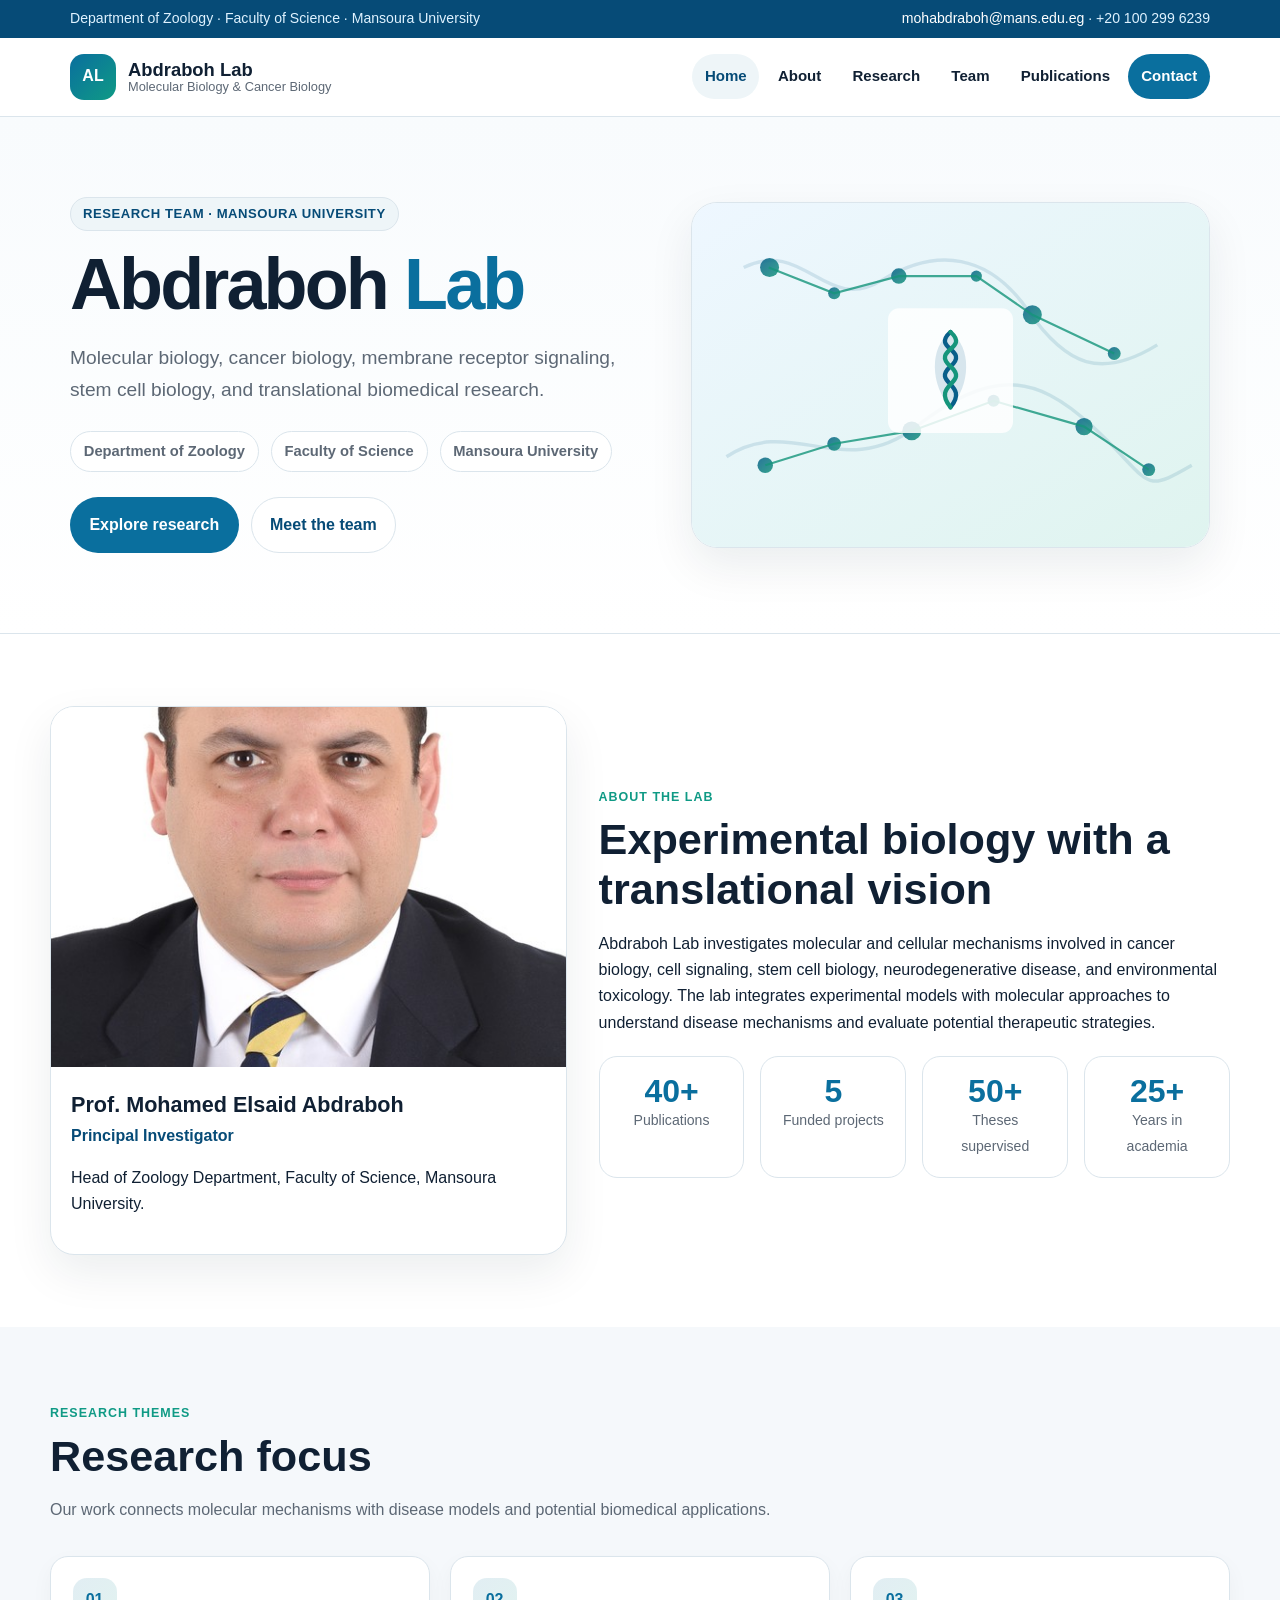
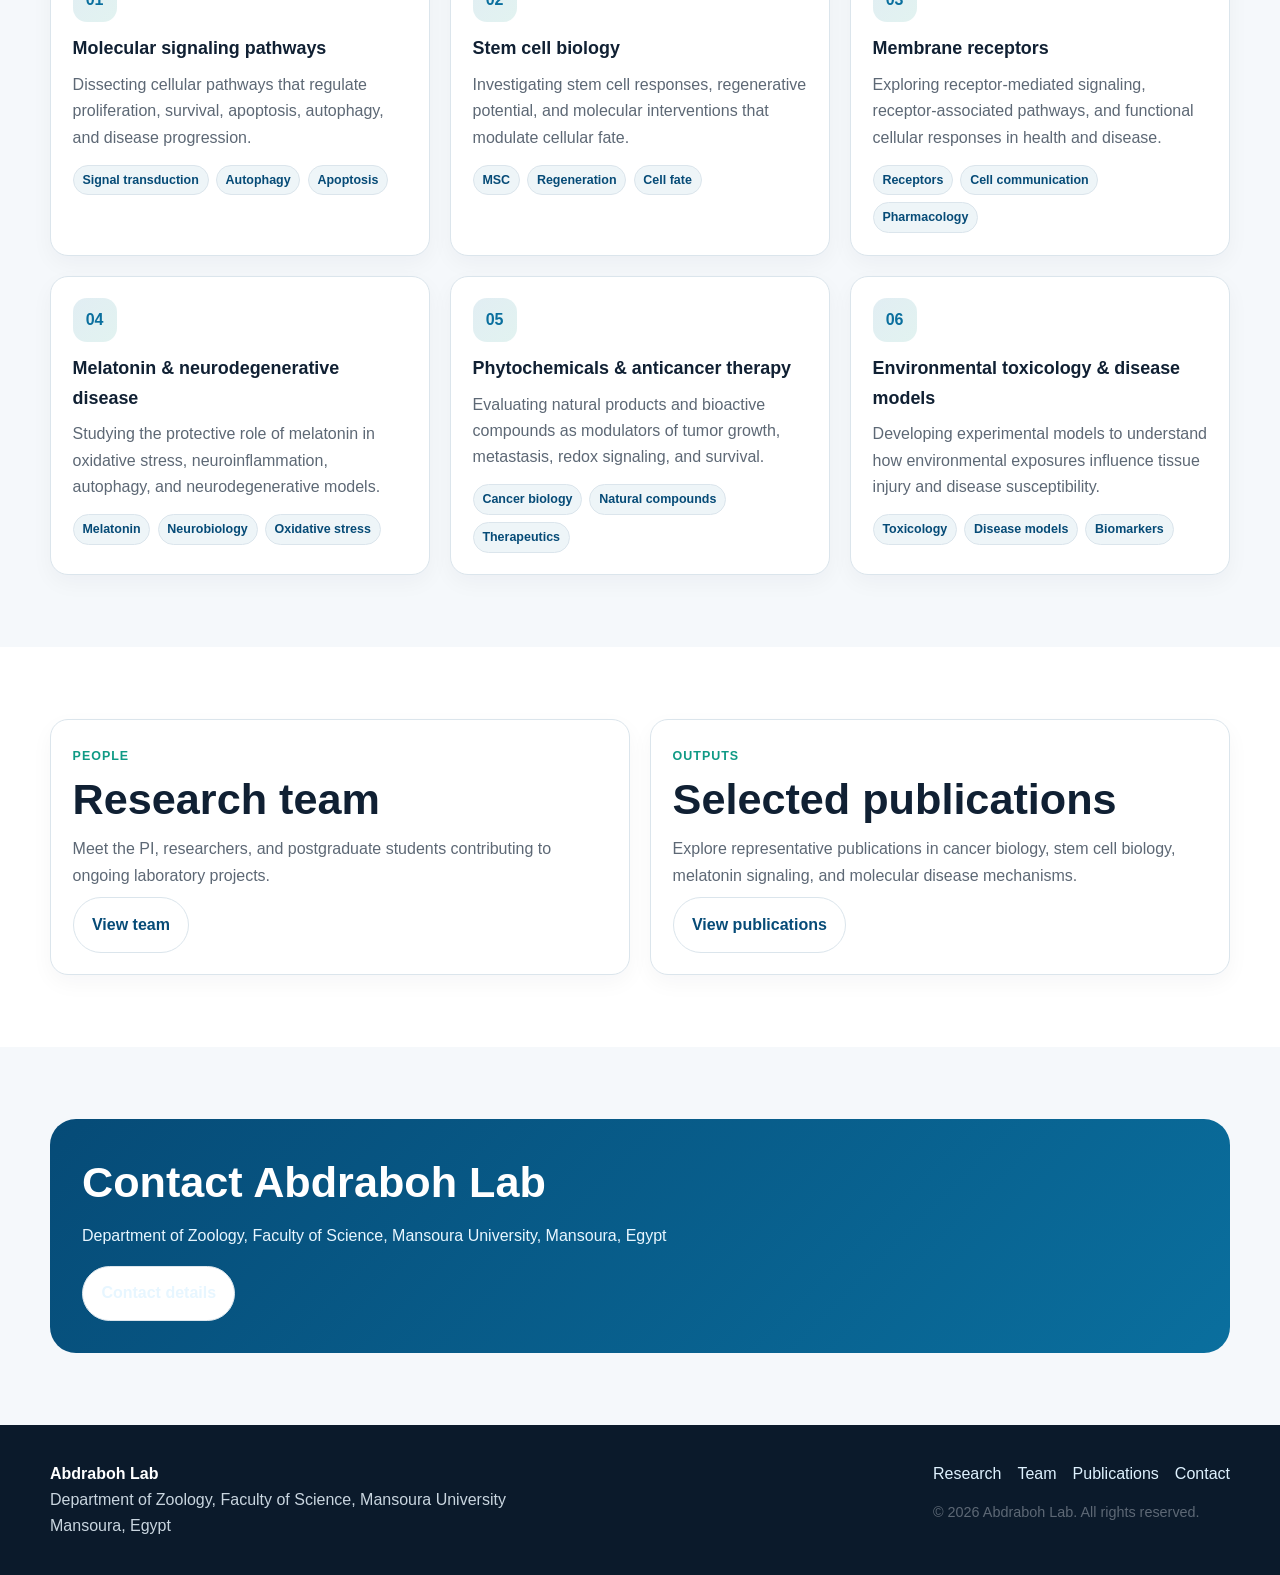
<file: abdraboh_lab_from_scratch/index.html>
<!doctype html>
<html lang="en">
<head>
  <meta charset="utf-8">
  <meta name="viewport" content="width=device-width, initial-scale=1">
  <title>Home | Abdraboh Lab</title>
  <meta name="description" content="Abdraboh Lab homepage">
  <link rel="stylesheet" href="assets/css/style.css">
</head>
<body>
<a class="skip-link" href="#main">Skip to content</a>
<div class="topbar">
  <div class="topbar-inner">
    <span>Department of Zoology · Faculty of Science · Mansoura University</span>
    <span><a href="mailto:mohabdraboh@mans.edu.eg">mohabdraboh@mans.edu.eg</a> · +20 100 299 6239</span>
  </div>
</div>
<header class="site-header">
  <div class="header-inner">
    <a class="brand" href="index.html" aria-label="Abdraboh Lab home">
      <span class="brand-mark">AL</span>
      <span class="brand-text"><span class="brand-title">Abdraboh Lab</span><span class="brand-subtitle">Molecular Biology & Cancer Biology</span></span>
    </a>
    <button class="nav-toggle" aria-expanded="false" aria-controls="main-nav">Menu</button>
    <nav class="main-nav" id="main-nav" aria-label="Main navigation"><ul><li><a class="active" href="index.html">Home</a></li><li><a class="" href="about.html">About</a></li><li><a class="" href="research.html">Research</a></li><li><a class="" href="team.html">Team</a></li><li><a class="" href="publications.html">Publications</a></li><li><a class="contact-pill" href="contact.html">Contact</a></li></ul></nav>
  </div>
</header>
<main id="main">

<section class="hero">
  <div class="hero-inner">
    <div>
      <!-- EDIT SECTION: homepage title and summary -->
      <span class="eyebrow">Research team · Mansoura University</span>
      <h1>Abdraboh <span>Lab</span></h1>
      <p class="hero-lead">Molecular biology, cancer biology, membrane receptor signaling, stem cell biology, and translational biomedical research.</p>
      <div class="hero-meta"><span class="meta-pill">Department of Zoology</span><span class="meta-pill">Faculty of Science</span><span class="meta-pill">Mansoura University</span></div>
      <div class="hero-actions"><a class="btn btn-primary" href="research.html">Explore research</a><a class="btn btn-secondary" href="team.html">Meet the team</a></div>
    </div>
    <div class="hero-graphic"><img src="assets/images/lab-abstract.svg" alt="Abstract molecular biology illustration"></div>
  </div>
</section>
<section class="section">
  <div class="container feature">
    <aside class="profile-card">
      <img src="assets/images/prof-mohamed-abdraboh.jpeg" alt="Prof. Mohamed Elsaid Abdraboh">
      <div class="profile-body"><div class="profile-name">Prof. Mohamed Elsaid Abdraboh</div><div class="profile-role">Principal Investigator</div><p>Head of Zoology Department, Faculty of Science, Mansoura University.</p></div>
    </aside>
    <div>
      <span class="section-kicker">About the lab</span>
      <h2>Experimental biology with a translational vision</h2>
      <!-- EDIT SECTION: homepage lab overview -->
      <p>Abdraboh Lab investigates molecular and cellular mechanisms involved in cancer biology, cell signaling, stem cell biology, neurodegenerative disease, and environmental toxicology. The lab integrates experimental models with molecular approaches to understand disease mechanisms and evaluate potential therapeutic strategies.</p>
      <div class="stat-row" style="margin-top:1.25rem"><div class="stat"><strong>40+</strong><span>Publications</span></div><div class="stat"><strong>5</strong><span>Funded projects</span></div><div class="stat"><strong>50+</strong><span>Theses supervised</span></div><div class="stat"><strong>25+</strong><span>Years in academia</span></div></div>
    </div>
  </div>
</section>
<section class="section alt">
  <div class="container">
    <div class="section-head"><span class="section-kicker">Research themes</span><h2>Research focus</h2><p>Our work connects molecular mechanisms with disease models and potential biomedical applications.</p></div>
    
<div class="grid grid-3">
  <article class="card"><div class="card-icon">01</div><h3>Molecular signaling pathways</h3><p>Dissecting cellular pathways that regulate proliferation, survival, apoptosis, autophagy, and disease progression.</p><div class="tag-list"><span class="tag">Signal transduction</span><span class="tag">Autophagy</span><span class="tag">Apoptosis</span></div></article>
  <article class="card"><div class="card-icon">02</div><h3>Stem cell biology</h3><p>Investigating stem cell responses, regenerative potential, and molecular interventions that modulate cellular fate.</p><div class="tag-list"><span class="tag">MSC</span><span class="tag">Regeneration</span><span class="tag">Cell fate</span></div></article>
  <article class="card"><div class="card-icon">03</div><h3>Membrane receptors</h3><p>Exploring receptor-mediated signaling, receptor-associated pathways, and functional cellular responses in health and disease.</p><div class="tag-list"><span class="tag">Receptors</span><span class="tag">Cell communication</span><span class="tag">Pharmacology</span></div></article>
  <article class="card"><div class="card-icon">04</div><h3>Melatonin & neurodegenerative disease</h3><p>Studying the protective role of melatonin in oxidative stress, neuroinflammation, autophagy, and neurodegenerative models.</p><div class="tag-list"><span class="tag">Melatonin</span><span class="tag">Neurobiology</span><span class="tag">Oxidative stress</span></div></article>
  <article class="card"><div class="card-icon">05</div><h3>Phytochemicals & anticancer therapy</h3><p>Evaluating natural products and bioactive compounds as modulators of tumor growth, metastasis, redox signaling, and survival.</p><div class="tag-list"><span class="tag">Cancer biology</span><span class="tag">Natural compounds</span><span class="tag">Therapeutics</span></div></article>
  <article class="card"><div class="card-icon">06</div><h3>Environmental toxicology & disease models</h3><p>Developing experimental models to understand how environmental exposures influence tissue injury and disease susceptibility.</p><div class="tag-list"><span class="tag">Toxicology</span><span class="tag">Disease models</span><span class="tag">Biomarkers</span></div></article>
</div>
  </div>
</section>
<section class="section">
  <div class="container grid grid-2">
    <div class="card"><span class="section-kicker">People</span><h2>Research team</h2><p>Meet the PI, researchers, and postgraduate students contributing to ongoing laboratory projects.</p><a class="btn btn-secondary" href="team.html">View team</a></div>
    <div class="card"><span class="section-kicker">Outputs</span><h2>Selected publications</h2><p>Explore representative publications in cancer biology, stem cell biology, melatonin signaling, and molecular disease mechanisms.</p><a class="btn btn-secondary" href="publications.html">View publications</a></div>
  </div>
</section>
<section class="section alt">
  <div class="container contact-box">
    <h2>Contact Abdraboh Lab</h2>
    <p>Department of Zoology, Faculty of Science, Mansoura University, Mansoura, Egypt</p>
    <a class="btn btn-secondary" href="contact.html">Contact details</a>
  </div>
</section>

</main>
<footer class="footer">
  <div class="footer-inner">
    <div>
      <strong>Abdraboh Lab</strong><br>
      Department of Zoology, Faculty of Science, Mansoura University<br>
      Mansoura, Egypt
    </div>
    <div>
      <div class="footer-links">
        <a href="research.html">Research</a>
        <a href="team.html">Team</a>
        <a href="publications.html">Publications</a>
        <a href="contact.html">Contact</a>
      </div>
      <p class="small">© <span data-year></span> Abdraboh Lab. All rights reserved.</p>
    </div>
  </div>
</footer>
<script src="assets/js/script.js"></script>
</body>
</html>
</file>
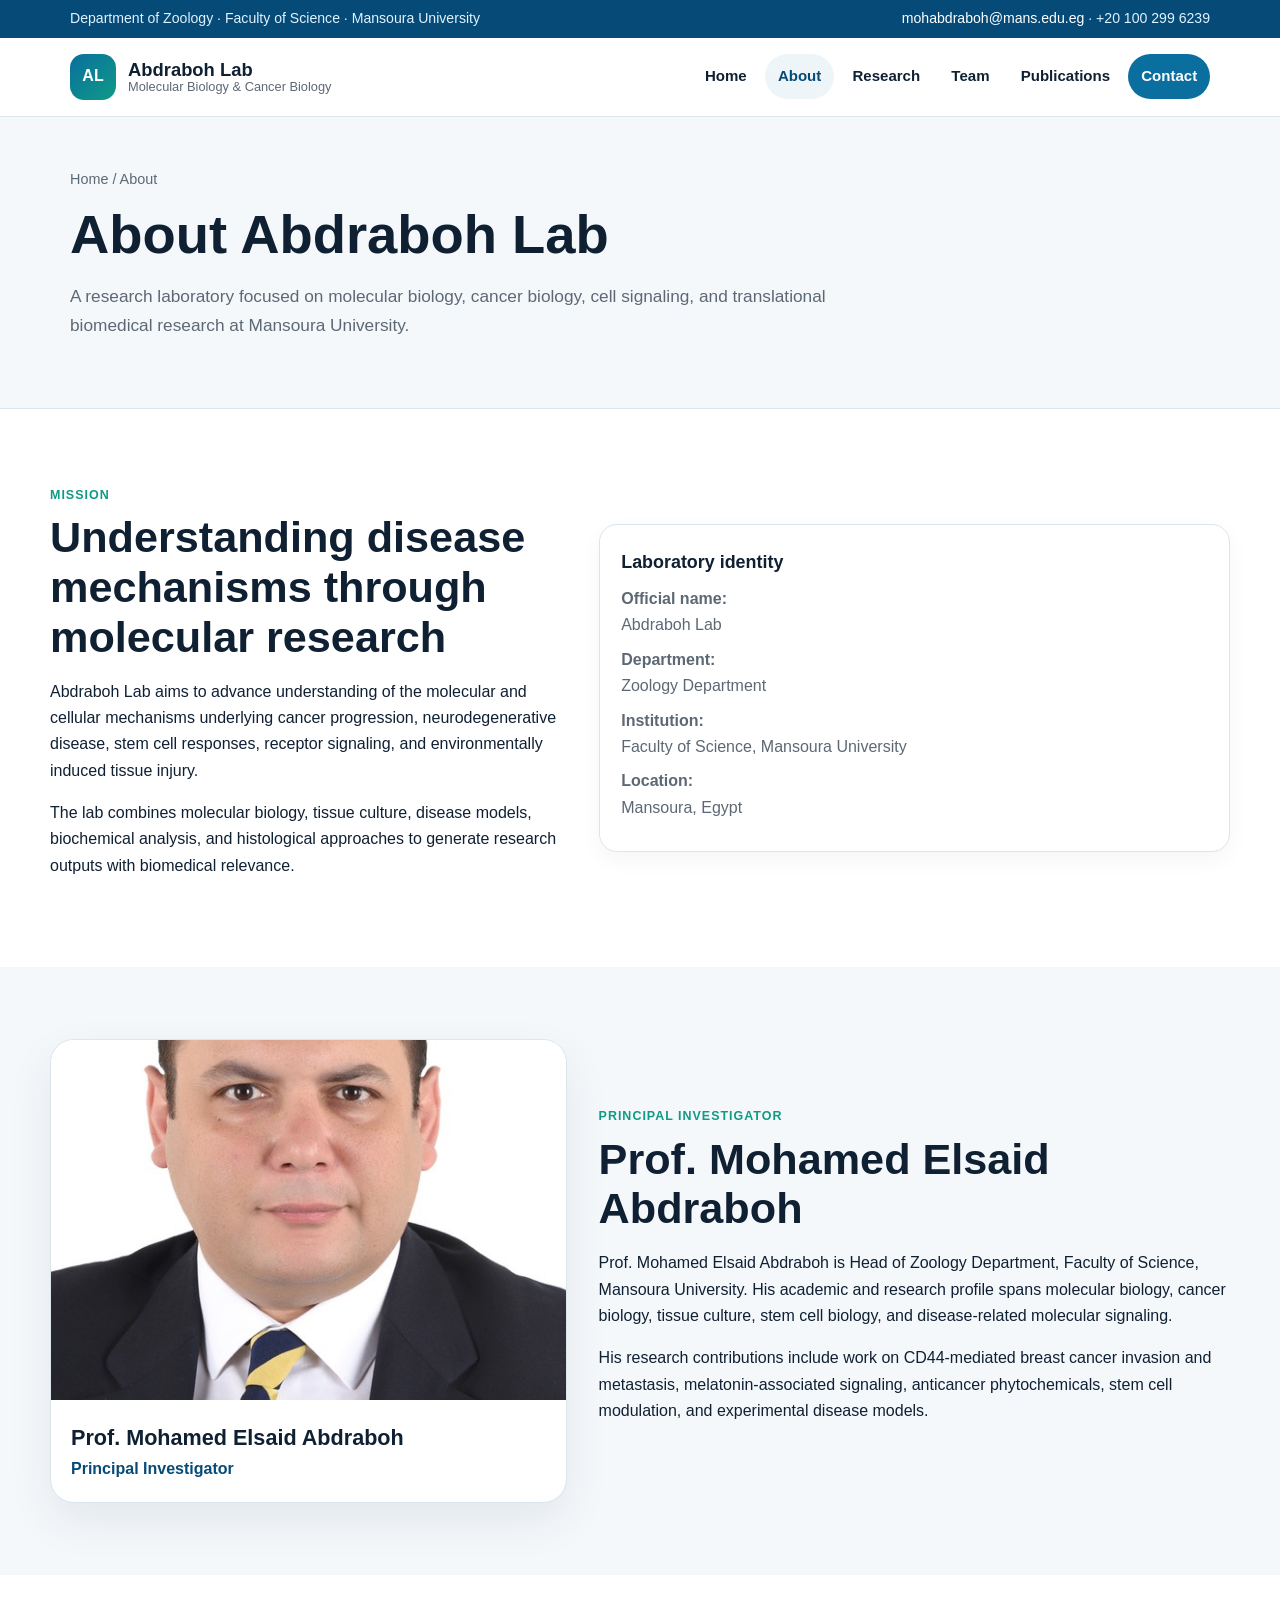
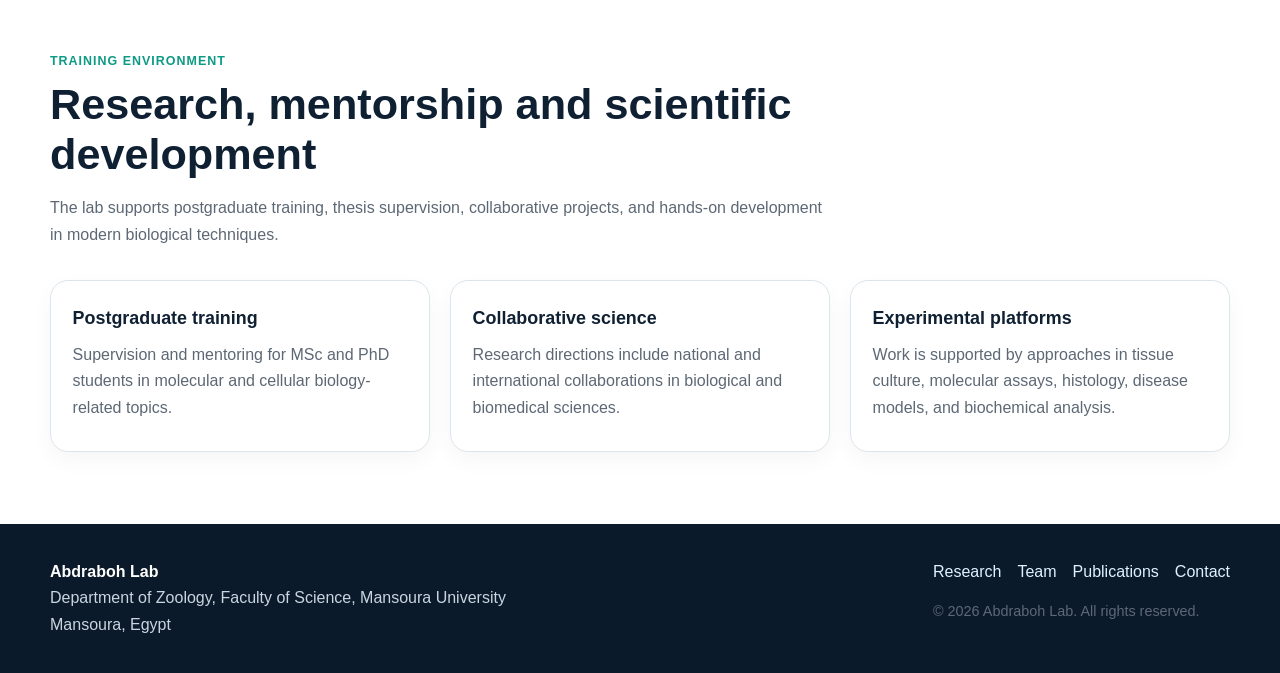
<file: abdraboh_lab_from_scratch/about.html>
<!doctype html>
<html lang="en">
<head>
  <meta charset="utf-8">
  <meta name="viewport" content="width=device-width, initial-scale=1">
  <title>About | Abdraboh Lab</title>
  <meta name="description" content="About Abdraboh Lab">
  <link rel="stylesheet" href="assets/css/style.css">
</head>
<body>
<a class="skip-link" href="#main">Skip to content</a>
<div class="topbar">
  <div class="topbar-inner">
    <span>Department of Zoology · Faculty of Science · Mansoura University</span>
    <span><a href="mailto:mohabdraboh@mans.edu.eg">mohabdraboh@mans.edu.eg</a> · +20 100 299 6239</span>
  </div>
</div>
<header class="site-header">
  <div class="header-inner">
    <a class="brand" href="index.html" aria-label="Abdraboh Lab home">
      <span class="brand-mark">AL</span>
      <span class="brand-text"><span class="brand-title">Abdraboh Lab</span><span class="brand-subtitle">Molecular Biology & Cancer Biology</span></span>
    </a>
    <button class="nav-toggle" aria-expanded="false" aria-controls="main-nav">Menu</button>
    <nav class="main-nav" id="main-nav" aria-label="Main navigation"><ul><li><a class="" href="index.html">Home</a></li><li><a class="active" href="about.html">About</a></li><li><a class="" href="research.html">Research</a></li><li><a class="" href="team.html">Team</a></li><li><a class="" href="publications.html">Publications</a></li><li><a class="contact-pill" href="contact.html">Contact</a></li></ul></nav>
  </div>
</header>
<main id="main">

<section class="page-hero"><div class="page-hero-inner"><div class="breadcrumbs">Home / About</div><h1>About Abdraboh Lab</h1><p>A research laboratory focused on molecular biology, cancer biology, cell signaling, and translational biomedical research at Mansoura University.</p></div></section>
<section class="section"><div class="container feature"><div><span class="section-kicker">Mission</span><h2>Understanding disease mechanisms through molecular research</h2><!-- EDIT SECTION: about mission --><p>Abdraboh Lab aims to advance understanding of the molecular and cellular mechanisms underlying cancer progression, neurodegenerative disease, stem cell responses, receptor signaling, and environmentally induced tissue injury.</p><p>The lab combines molecular biology, tissue culture, disease models, biochemical analysis, and histological approaches to generate research outputs with biomedical relevance.</p></div><aside class="card"><h3>Laboratory identity</h3><p><strong>Official name:</strong><br>Abdraboh Lab</p><p><strong>Department:</strong><br>Zoology Department</p><p><strong>Institution:</strong><br>Faculty of Science, Mansoura University</p><p><strong>Location:</strong><br>Mansoura, Egypt</p></aside></div></section>
<section class="section alt"><div class="container feature"><aside class="profile-card"><img src="assets/images/prof-mohamed-abdraboh.jpeg" alt="Prof. Mohamed Elsaid Abdraboh"><div class="profile-body"><div class="profile-name">Prof. Mohamed Elsaid Abdraboh</div><div class="profile-role">Principal Investigator</div></div></aside><div><span class="section-kicker">Principal investigator</span><h2>Prof. Mohamed Elsaid Abdraboh</h2><!-- EDIT SECTION: PI profile --><p>Prof. Mohamed Elsaid Abdraboh is Head of Zoology Department, Faculty of Science, Mansoura University. His academic and research profile spans molecular biology, cancer biology, tissue culture, stem cell biology, and disease-related molecular signaling.</p><p>His research contributions include work on CD44-mediated breast cancer invasion and metastasis, melatonin-associated signaling, anticancer phytochemicals, stem cell modulation, and experimental disease models.</p></div></div></section>
<section class="section"><div class="container"><div class="section-head"><span class="section-kicker">Training environment</span><h2>Research, mentorship and scientific development</h2><p>The lab supports postgraduate training, thesis supervision, collaborative projects, and hands-on development in modern biological techniques.</p></div><div class="grid grid-3"><article class="card"><h3>Postgraduate training</h3><p>Supervision and mentoring for MSc and PhD students in molecular and cellular biology-related topics.</p></article><article class="card"><h3>Collaborative science</h3><p>Research directions include national and international collaborations in biological and biomedical sciences.</p></article><article class="card"><h3>Experimental platforms</h3><p>Work is supported by approaches in tissue culture, molecular assays, histology, disease models, and biochemical analysis.</p></article></div></div></section>

</main>
<footer class="footer">
  <div class="footer-inner">
    <div>
      <strong>Abdraboh Lab</strong><br>
      Department of Zoology, Faculty of Science, Mansoura University<br>
      Mansoura, Egypt
    </div>
    <div>
      <div class="footer-links">
        <a href="research.html">Research</a>
        <a href="team.html">Team</a>
        <a href="publications.html">Publications</a>
        <a href="contact.html">Contact</a>
      </div>
      <p class="small">© <span data-year></span> Abdraboh Lab. All rights reserved.</p>
    </div>
  </div>
</footer>
<script src="assets/js/script.js"></script>
</body>
</html>
</file>
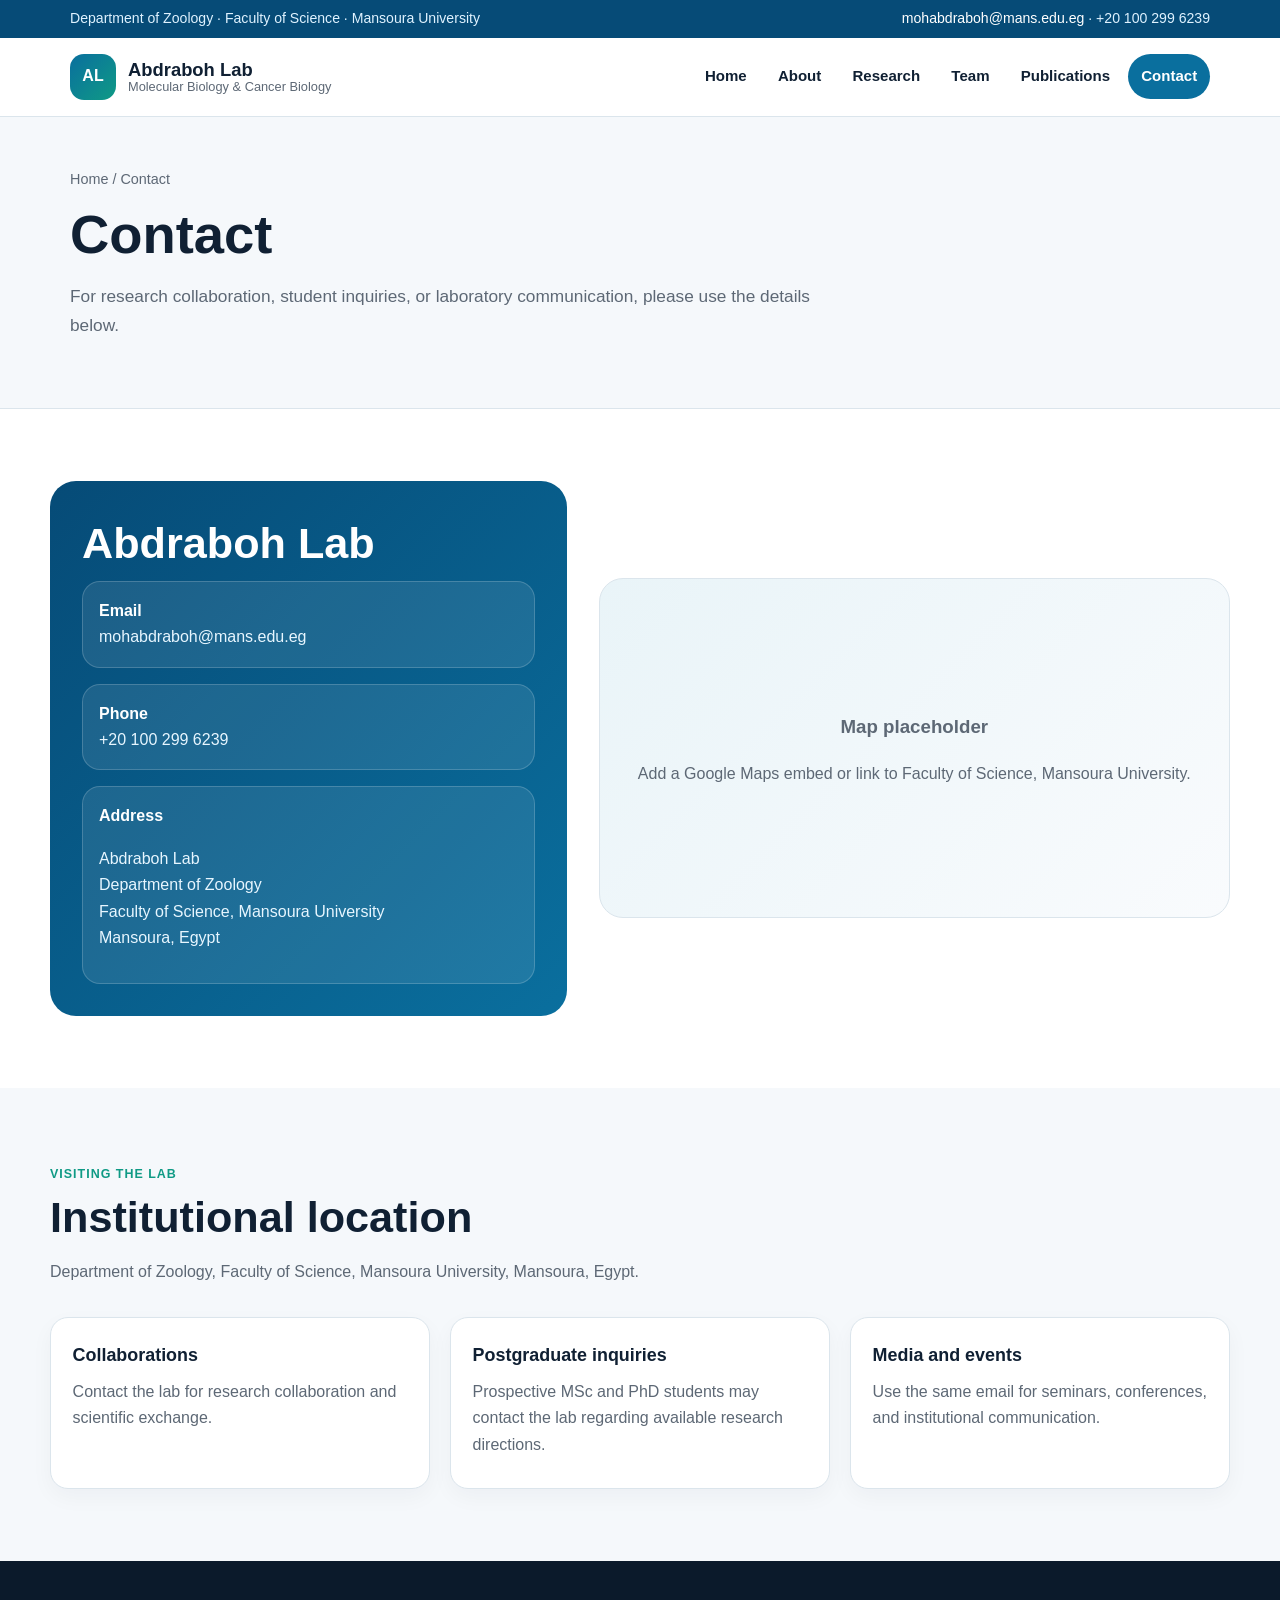
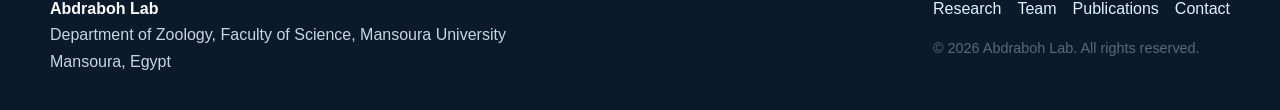
<file: abdraboh_lab_from_scratch/contact.html>
<!doctype html>
<html lang="en">
<head>
  <meta charset="utf-8">
  <meta name="viewport" content="width=device-width, initial-scale=1">
  <title>Contact | Abdraboh Lab</title>
  <meta name="description" content="Contact Abdraboh Lab">
  <link rel="stylesheet" href="assets/css/style.css">
</head>
<body>
<a class="skip-link" href="#main">Skip to content</a>
<div class="topbar">
  <div class="topbar-inner">
    <span>Department of Zoology · Faculty of Science · Mansoura University</span>
    <span><a href="mailto:mohabdraboh@mans.edu.eg">mohabdraboh@mans.edu.eg</a> · +20 100 299 6239</span>
  </div>
</div>
<header class="site-header">
  <div class="header-inner">
    <a class="brand" href="index.html" aria-label="Abdraboh Lab home">
      <span class="brand-mark">AL</span>
      <span class="brand-text"><span class="brand-title">Abdraboh Lab</span><span class="brand-subtitle">Molecular Biology & Cancer Biology</span></span>
    </a>
    <button class="nav-toggle" aria-expanded="false" aria-controls="main-nav">Menu</button>
    <nav class="main-nav" id="main-nav" aria-label="Main navigation"><ul><li><a class="" href="index.html">Home</a></li><li><a class="" href="about.html">About</a></li><li><a class="" href="research.html">Research</a></li><li><a class="" href="team.html">Team</a></li><li><a class="" href="publications.html">Publications</a></li><li><a class="active contact-pill" href="contact.html">Contact</a></li></ul></nav>
  </div>
</header>
<main id="main">

<section class="page-hero"><div class="page-hero-inner"><div class="breadcrumbs">Home / Contact</div><h1>Contact</h1><p>For research collaboration, student inquiries, or laboratory communication, please use the details below.</p></div></section>
<section class="section"><div class="container feature"><div class="contact-box"><h2>Abdraboh Lab</h2><div class="contact-methods"><div class="contact-method"><strong>Email</strong><a href="mailto:mohabdraboh@mans.edu.eg">mohabdraboh@mans.edu.eg</a></div><div class="contact-method"><strong>Phone</strong><a href="tel:+201002996239">+20 100 299 6239</a></div><div class="contact-method"><strong>Address</strong><p>Abdraboh Lab<br>Department of Zoology<br>Faculty of Science, Mansoura University<br>Mansoura, Egypt</p></div></div></div><div class="map-placeholder"><div><h3>Map placeholder</h3><p>Add a Google Maps embed or link to Faculty of Science, Mansoura University.</p></div></div></div></section>
<section class="section alt"><div class="container"><div class="section-head"><span class="section-kicker">Visiting the lab</span><h2>Institutional location</h2><p>Department of Zoology, Faculty of Science, Mansoura University, Mansoura, Egypt.</p></div><div class="grid grid-3"><article class="card"><h3>Collaborations</h3><p>Contact the lab for research collaboration and scientific exchange.</p></article><article class="card"><h3>Postgraduate inquiries</h3><p>Prospective MSc and PhD students may contact the lab regarding available research directions.</p></article><article class="card"><h3>Media and events</h3><p>Use the same email for seminars, conferences, and institutional communication.</p></article></div></div></section>

</main>
<footer class="footer">
  <div class="footer-inner">
    <div>
      <strong>Abdraboh Lab</strong><br>
      Department of Zoology, Faculty of Science, Mansoura University<br>
      Mansoura, Egypt
    </div>
    <div>
      <div class="footer-links">
        <a href="research.html">Research</a>
        <a href="team.html">Team</a>
        <a href="publications.html">Publications</a>
        <a href="contact.html">Contact</a>
      </div>
      <p class="small">© <span data-year></span> Abdraboh Lab. All rights reserved.</p>
    </div>
  </div>
</footer>
<script src="assets/js/script.js"></script>
</body>
</html>
</file>
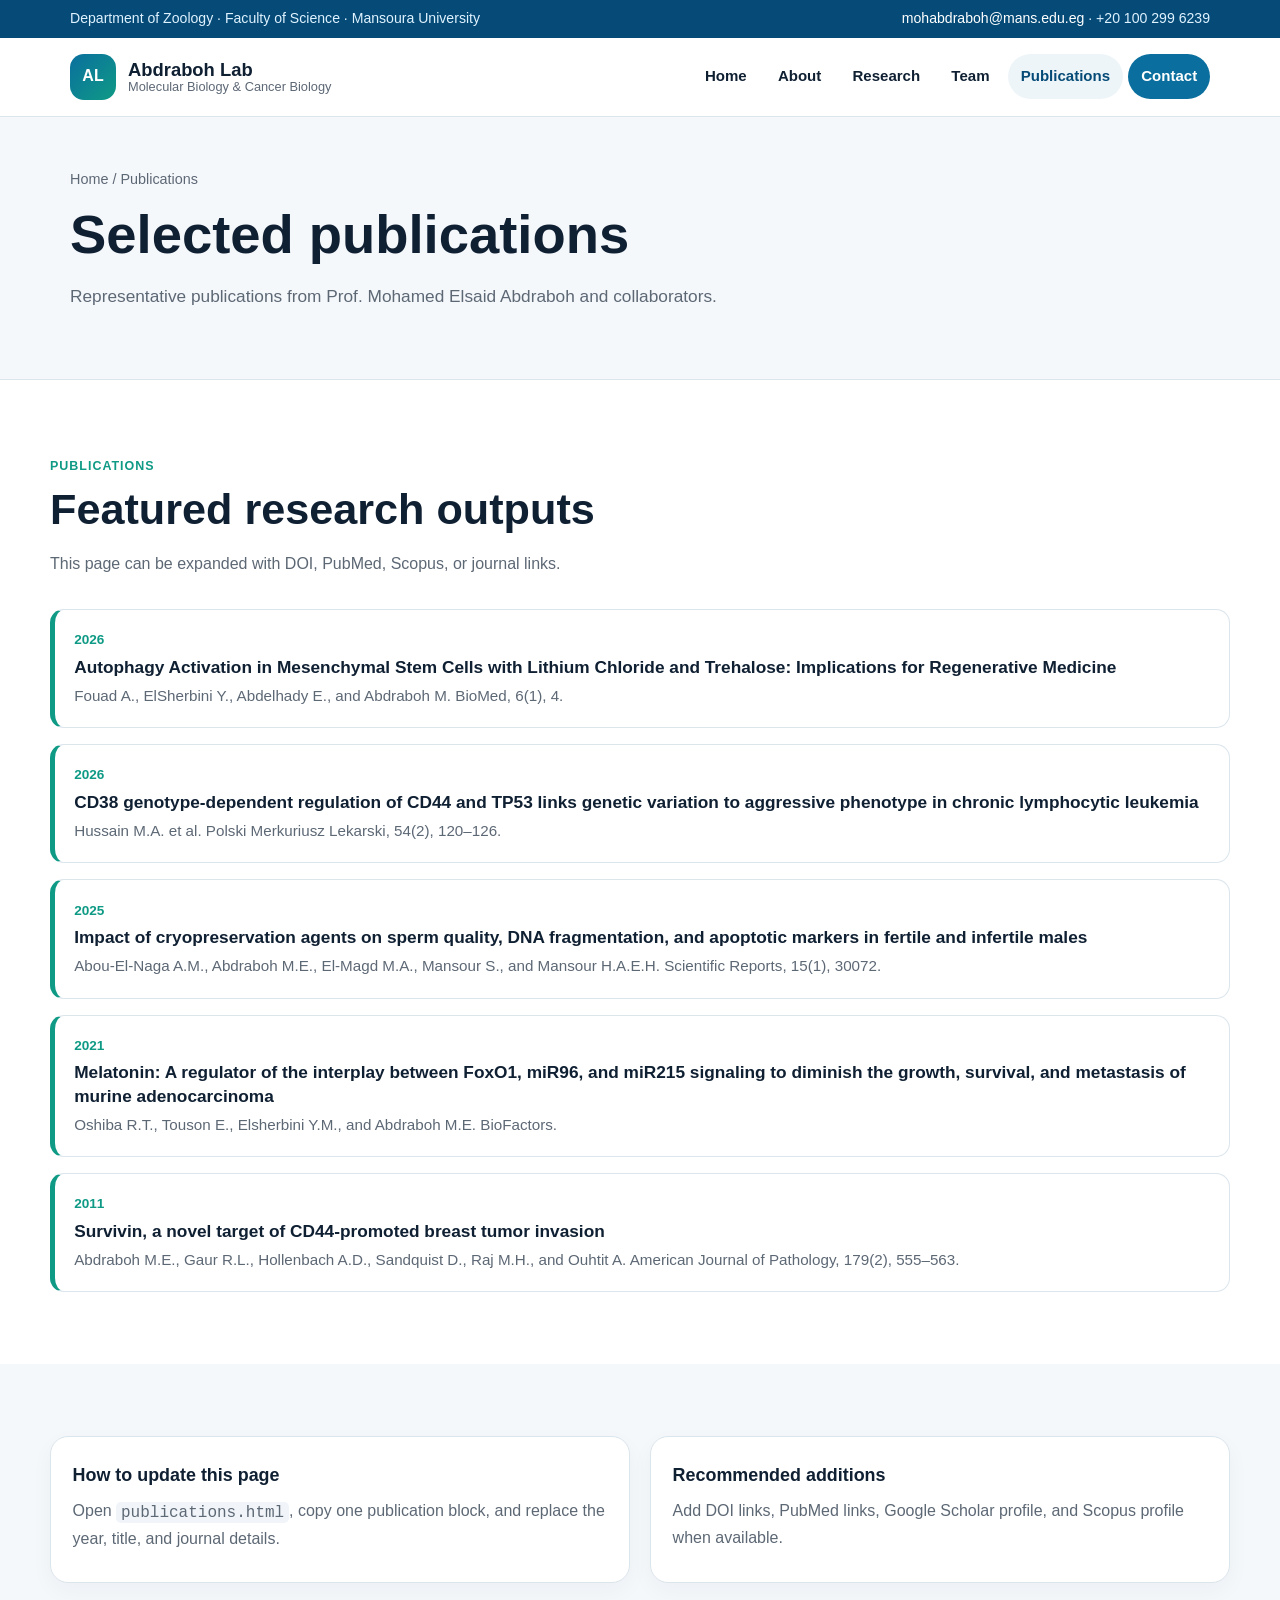
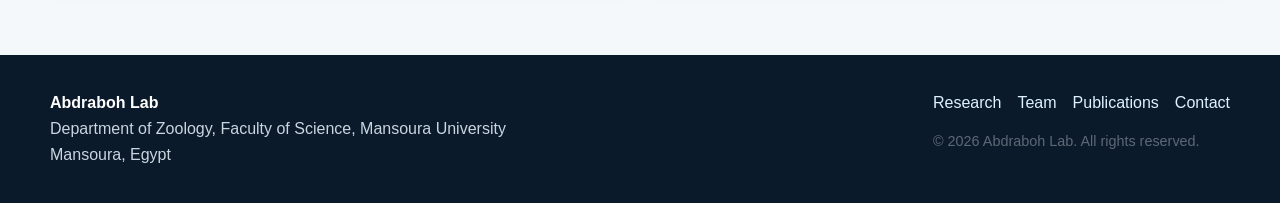
<file: abdraboh_lab_from_scratch/publications.html>
<!doctype html>
<html lang="en">
<head>
  <meta charset="utf-8">
  <meta name="viewport" content="width=device-width, initial-scale=1">
  <title>Publications | Abdraboh Lab</title>
  <meta name="description" content="Selected publications">
  <link rel="stylesheet" href="assets/css/style.css">
</head>
<body>
<a class="skip-link" href="#main">Skip to content</a>
<div class="topbar">
  <div class="topbar-inner">
    <span>Department of Zoology · Faculty of Science · Mansoura University</span>
    <span><a href="mailto:mohabdraboh@mans.edu.eg">mohabdraboh@mans.edu.eg</a> · +20 100 299 6239</span>
  </div>
</div>
<header class="site-header">
  <div class="header-inner">
    <a class="brand" href="index.html" aria-label="Abdraboh Lab home">
      <span class="brand-mark">AL</span>
      <span class="brand-text"><span class="brand-title">Abdraboh Lab</span><span class="brand-subtitle">Molecular Biology & Cancer Biology</span></span>
    </a>
    <button class="nav-toggle" aria-expanded="false" aria-controls="main-nav">Menu</button>
    <nav class="main-nav" id="main-nav" aria-label="Main navigation"><ul><li><a class="" href="index.html">Home</a></li><li><a class="" href="about.html">About</a></li><li><a class="" href="research.html">Research</a></li><li><a class="" href="team.html">Team</a></li><li><a class="active" href="publications.html">Publications</a></li><li><a class="contact-pill" href="contact.html">Contact</a></li></ul></nav>
  </div>
</header>
<main id="main">

<section class="page-hero"><div class="page-hero-inner"><div class="breadcrumbs">Home / Publications</div><h1>Selected publications</h1><p>Representative publications from Prof. Mohamed Elsaid Abdraboh and collaborators.</p></div></section>
<section class="section"><div class="container"><div class="section-head"><span class="section-kicker">Publications</span><h2>Featured research outputs</h2><p>This page can be expanded with DOI, PubMed, Scopus, or journal links.</p></div><div class="pub-list"><article class="pub"><div class="pub-year">2026</div><div class="pub-title">Autophagy Activation in Mesenchymal Stem Cells with Lithium Chloride and Trehalose: Implications for Regenerative Medicine</div><div class="pub-meta">Fouad A., ElSherbini Y., Abdelhady E., and Abdraboh M. BioMed, 6(1), 4.</div></article>
<article class="pub"><div class="pub-year">2026</div><div class="pub-title">CD38 genotype-dependent regulation of CD44 and TP53 links genetic variation to aggressive phenotype in chronic lymphocytic leukemia</div><div class="pub-meta">Hussain M.A. et al. Polski Merkuriusz Lekarski, 54(2), 120–126.</div></article>
<article class="pub"><div class="pub-year">2025</div><div class="pub-title">Impact of cryopreservation agents on sperm quality, DNA fragmentation, and apoptotic markers in fertile and infertile males</div><div class="pub-meta">Abou-El-Naga A.M., Abdraboh M.E., El-Magd M.A., Mansour S., and Mansour H.A.E.H. Scientific Reports, 15(1), 30072.</div></article>
<article class="pub"><div class="pub-year">2021</div><div class="pub-title">Melatonin: A regulator of the interplay between FoxO1, miR96, and miR215 signaling to diminish the growth, survival, and metastasis of murine adenocarcinoma</div><div class="pub-meta">Oshiba R.T., Touson E., Elsherbini Y.M., and Abdraboh M.E. BioFactors.</div></article>
<article class="pub"><div class="pub-year">2011</div><div class="pub-title">Survivin, a novel target of CD44-promoted breast tumor invasion</div><div class="pub-meta">Abdraboh M.E., Gaur R.L., Hollenbach A.D., Sandquist D., Raj M.H., and Ouhtit A. American Journal of Pathology, 179(2), 555–563.</div></article></div></div></section>
<section class="section alt"><div class="container grid grid-2"><div class="card"><h3>How to update this page</h3><p>Open <span class="edit-note">publications.html</span>, copy one publication block, and replace the year, title, and journal details.</p></div><div class="card"><h3>Recommended additions</h3><p>Add DOI links, PubMed links, Google Scholar profile, and Scopus profile when available.</p></div></div></section>

</main>
<footer class="footer">
  <div class="footer-inner">
    <div>
      <strong>Abdraboh Lab</strong><br>
      Department of Zoology, Faculty of Science, Mansoura University<br>
      Mansoura, Egypt
    </div>
    <div>
      <div class="footer-links">
        <a href="research.html">Research</a>
        <a href="team.html">Team</a>
        <a href="publications.html">Publications</a>
        <a href="contact.html">Contact</a>
      </div>
      <p class="small">© <span data-year></span> Abdraboh Lab. All rights reserved.</p>
    </div>
  </div>
</footer>
<script src="assets/js/script.js"></script>
</body>
</html>
</file>
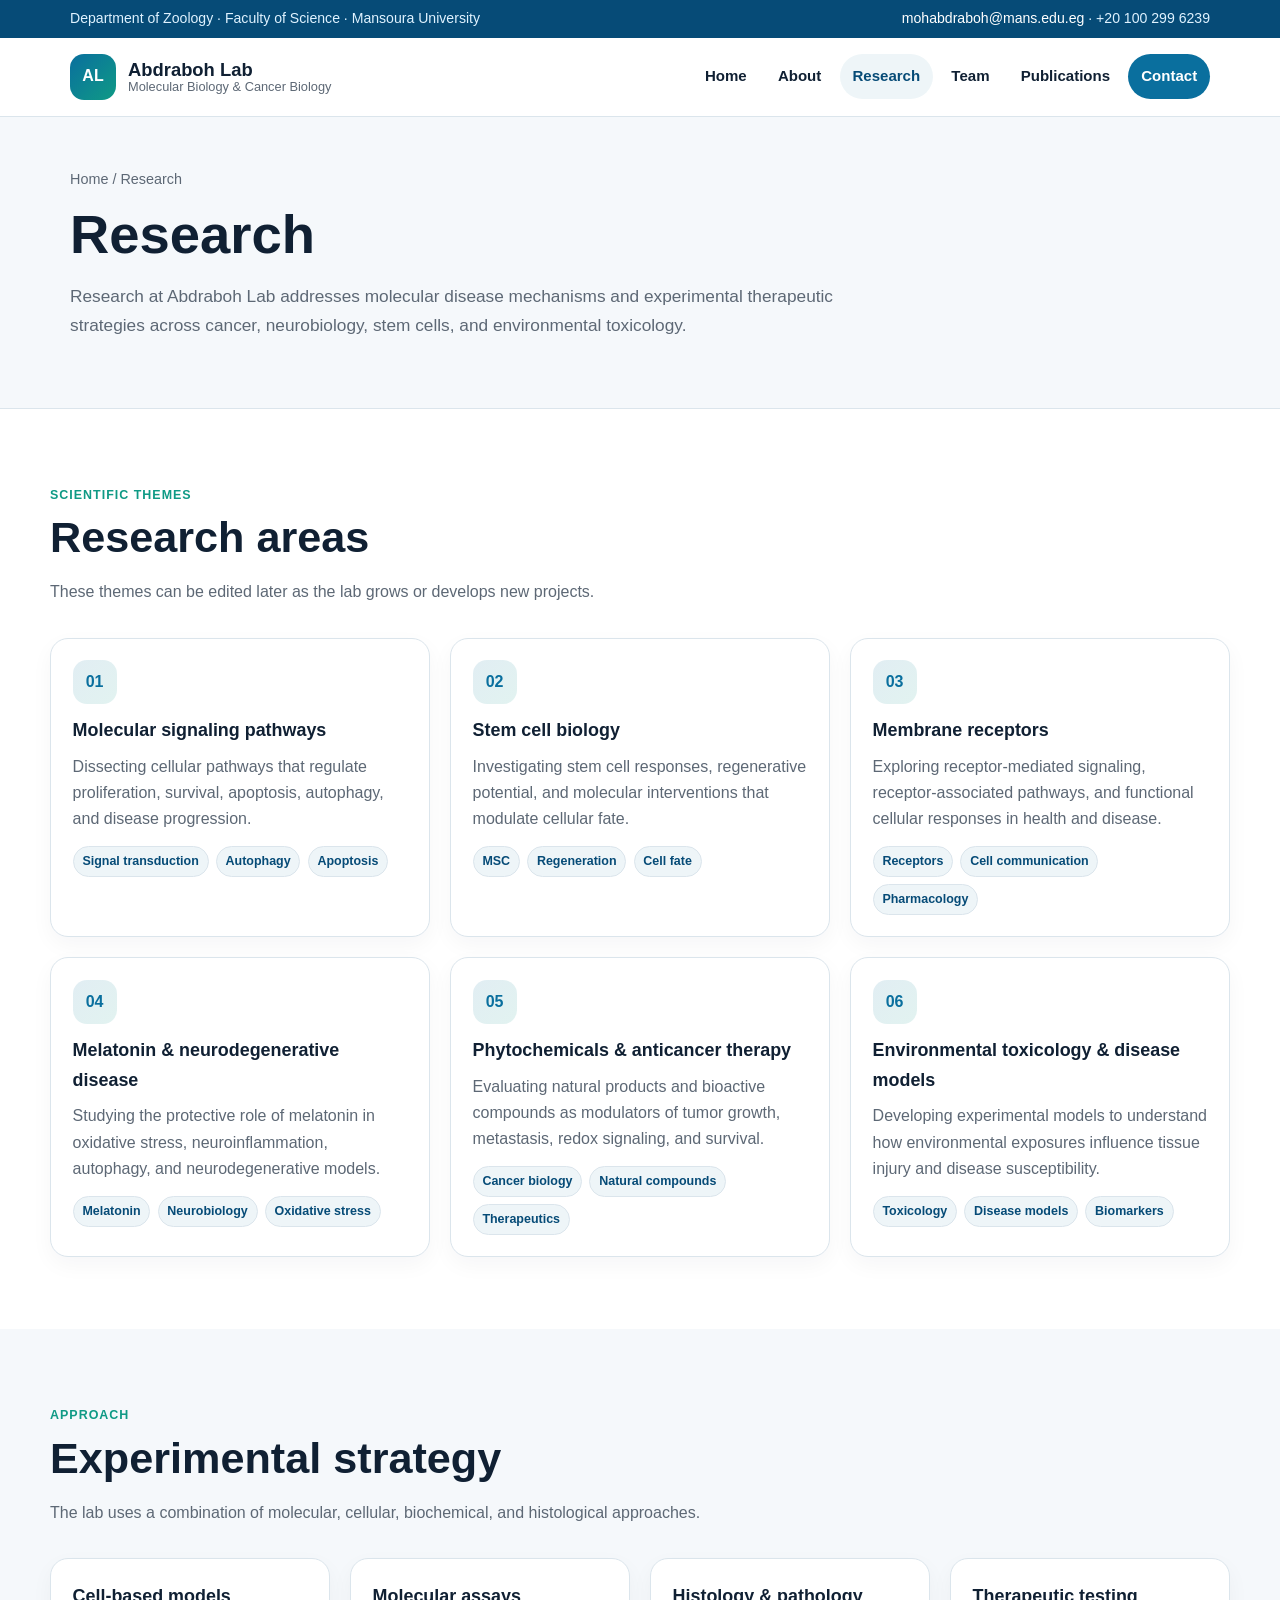
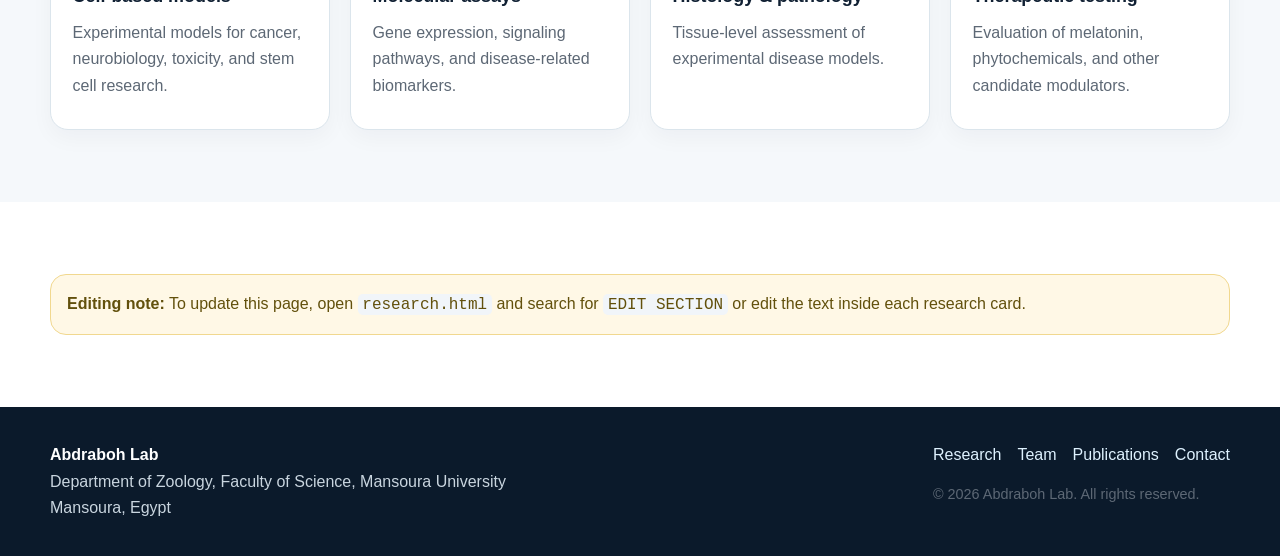
<file: abdraboh_lab_from_scratch/research.html>
<!doctype html>
<html lang="en">
<head>
  <meta charset="utf-8">
  <meta name="viewport" content="width=device-width, initial-scale=1">
  <title>Research | Abdraboh Lab</title>
  <meta name="description" content="Abdraboh Lab research areas">
  <link rel="stylesheet" href="assets/css/style.css">
</head>
<body>
<a class="skip-link" href="#main">Skip to content</a>
<div class="topbar">
  <div class="topbar-inner">
    <span>Department of Zoology · Faculty of Science · Mansoura University</span>
    <span><a href="mailto:mohabdraboh@mans.edu.eg">mohabdraboh@mans.edu.eg</a> · +20 100 299 6239</span>
  </div>
</div>
<header class="site-header">
  <div class="header-inner">
    <a class="brand" href="index.html" aria-label="Abdraboh Lab home">
      <span class="brand-mark">AL</span>
      <span class="brand-text"><span class="brand-title">Abdraboh Lab</span><span class="brand-subtitle">Molecular Biology & Cancer Biology</span></span>
    </a>
    <button class="nav-toggle" aria-expanded="false" aria-controls="main-nav">Menu</button>
    <nav class="main-nav" id="main-nav" aria-label="Main navigation"><ul><li><a class="" href="index.html">Home</a></li><li><a class="" href="about.html">About</a></li><li><a class="active" href="research.html">Research</a></li><li><a class="" href="team.html">Team</a></li><li><a class="" href="publications.html">Publications</a></li><li><a class="contact-pill" href="contact.html">Contact</a></li></ul></nav>
  </div>
</header>
<main id="main">

<section class="page-hero"><div class="page-hero-inner"><div class="breadcrumbs">Home / Research</div><h1>Research</h1><p>Research at Abdraboh Lab addresses molecular disease mechanisms and experimental therapeutic strategies across cancer, neurobiology, stem cells, and environmental toxicology.</p></div></section>
<section class="section"><div class="container"><div class="section-head"><span class="section-kicker">Scientific themes</span><h2>Research areas</h2><p>These themes can be edited later as the lab grows or develops new projects.</p></div>
<div class="grid grid-3">
  <article class="card"><div class="card-icon">01</div><h3>Molecular signaling pathways</h3><p>Dissecting cellular pathways that regulate proliferation, survival, apoptosis, autophagy, and disease progression.</p><div class="tag-list"><span class="tag">Signal transduction</span><span class="tag">Autophagy</span><span class="tag">Apoptosis</span></div></article>
  <article class="card"><div class="card-icon">02</div><h3>Stem cell biology</h3><p>Investigating stem cell responses, regenerative potential, and molecular interventions that modulate cellular fate.</p><div class="tag-list"><span class="tag">MSC</span><span class="tag">Regeneration</span><span class="tag">Cell fate</span></div></article>
  <article class="card"><div class="card-icon">03</div><h3>Membrane receptors</h3><p>Exploring receptor-mediated signaling, receptor-associated pathways, and functional cellular responses in health and disease.</p><div class="tag-list"><span class="tag">Receptors</span><span class="tag">Cell communication</span><span class="tag">Pharmacology</span></div></article>
  <article class="card"><div class="card-icon">04</div><h3>Melatonin & neurodegenerative disease</h3><p>Studying the protective role of melatonin in oxidative stress, neuroinflammation, autophagy, and neurodegenerative models.</p><div class="tag-list"><span class="tag">Melatonin</span><span class="tag">Neurobiology</span><span class="tag">Oxidative stress</span></div></article>
  <article class="card"><div class="card-icon">05</div><h3>Phytochemicals & anticancer therapy</h3><p>Evaluating natural products and bioactive compounds as modulators of tumor growth, metastasis, redox signaling, and survival.</p><div class="tag-list"><span class="tag">Cancer biology</span><span class="tag">Natural compounds</span><span class="tag">Therapeutics</span></div></article>
  <article class="card"><div class="card-icon">06</div><h3>Environmental toxicology & disease models</h3><p>Developing experimental models to understand how environmental exposures influence tissue injury and disease susceptibility.</p><div class="tag-list"><span class="tag">Toxicology</span><span class="tag">Disease models</span><span class="tag">Biomarkers</span></div></article>
</div></div></section>
<section class="section alt"><div class="container"><div class="section-head"><span class="section-kicker">Approach</span><h2>Experimental strategy</h2><p>The lab uses a combination of molecular, cellular, biochemical, and histological approaches.</p></div><div class="grid grid-4"><article class="card"><h3>Cell-based models</h3><p>Experimental models for cancer, neurobiology, toxicity, and stem cell research.</p></article><article class="card"><h3>Molecular assays</h3><p>Gene expression, signaling pathways, and disease-related biomarkers.</p></article><article class="card"><h3>Histology & pathology</h3><p>Tissue-level assessment of experimental disease models.</p></article><article class="card"><h3>Therapeutic testing</h3><p>Evaluation of melatonin, phytochemicals, and other candidate modulators.</p></article></div></div></section>
<section class="section"><div class="container"><div class="notice"><strong>Editing note:</strong> To update this page, open <span class="edit-note">research.html</span> and search for <span class="edit-note">EDIT SECTION</span> or edit the text inside each research card.</div></div></section>

</main>
<footer class="footer">
  <div class="footer-inner">
    <div>
      <strong>Abdraboh Lab</strong><br>
      Department of Zoology, Faculty of Science, Mansoura University<br>
      Mansoura, Egypt
    </div>
    <div>
      <div class="footer-links">
        <a href="research.html">Research</a>
        <a href="team.html">Team</a>
        <a href="publications.html">Publications</a>
        <a href="contact.html">Contact</a>
      </div>
      <p class="small">© <span data-year></span> Abdraboh Lab. All rights reserved.</p>
    </div>
  </div>
</footer>
<script src="assets/js/script.js"></script>
</body>
</html>
</file>
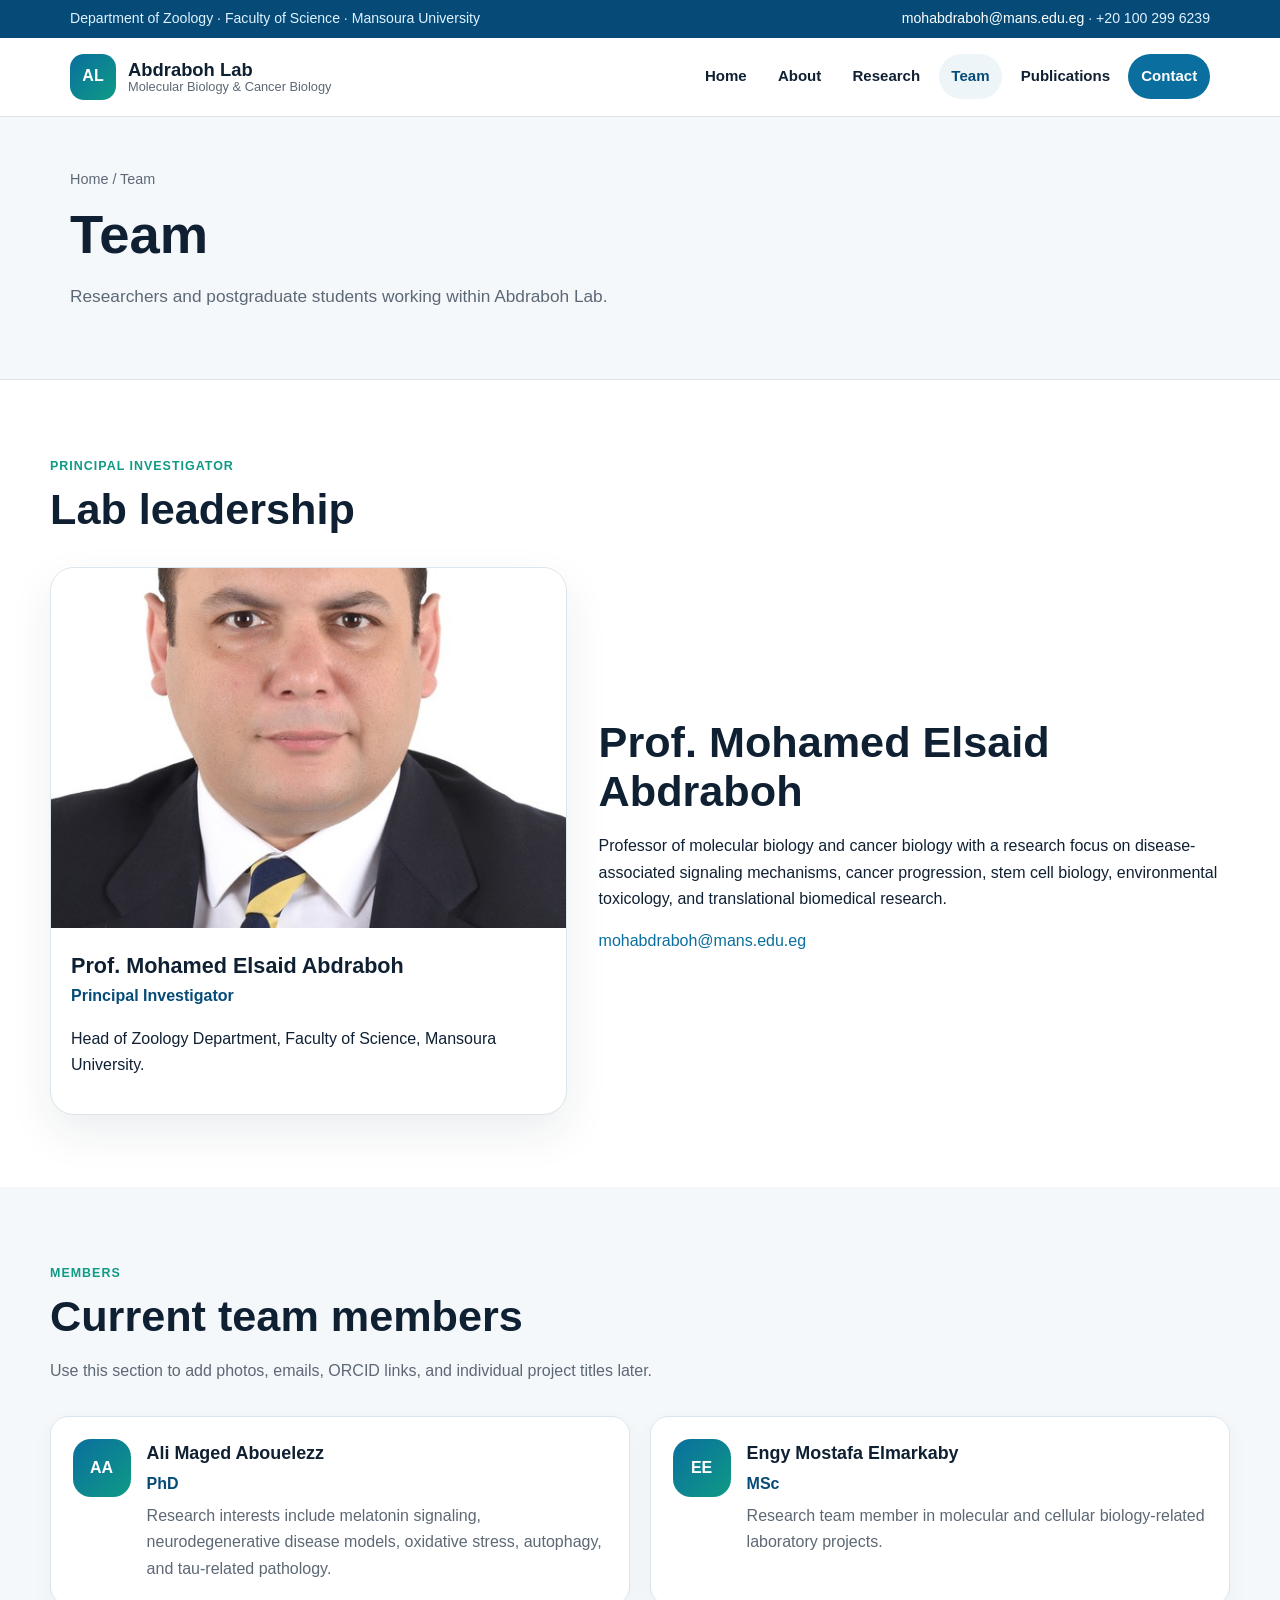
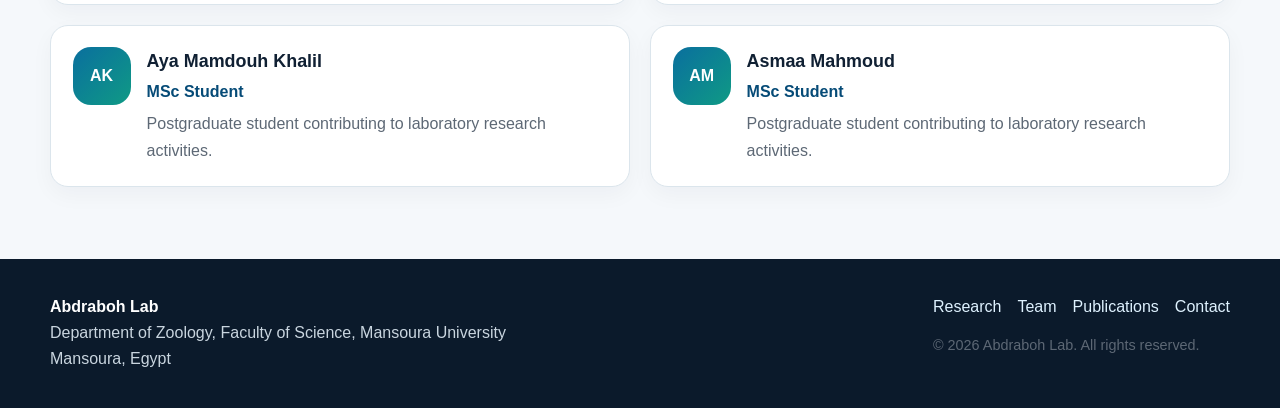
<file: abdraboh_lab_from_scratch/team.html>
<!doctype html>
<html lang="en">
<head>
  <meta charset="utf-8">
  <meta name="viewport" content="width=device-width, initial-scale=1">
  <title>Team | Abdraboh Lab</title>
  <meta name="description" content="Abdraboh Lab team">
  <link rel="stylesheet" href="assets/css/style.css">
</head>
<body>
<a class="skip-link" href="#main">Skip to content</a>
<div class="topbar">
  <div class="topbar-inner">
    <span>Department of Zoology · Faculty of Science · Mansoura University</span>
    <span><a href="mailto:mohabdraboh@mans.edu.eg">mohabdraboh@mans.edu.eg</a> · +20 100 299 6239</span>
  </div>
</div>
<header class="site-header">
  <div class="header-inner">
    <a class="brand" href="index.html" aria-label="Abdraboh Lab home">
      <span class="brand-mark">AL</span>
      <span class="brand-text"><span class="brand-title">Abdraboh Lab</span><span class="brand-subtitle">Molecular Biology & Cancer Biology</span></span>
    </a>
    <button class="nav-toggle" aria-expanded="false" aria-controls="main-nav">Menu</button>
    <nav class="main-nav" id="main-nav" aria-label="Main navigation"><ul><li><a class="" href="index.html">Home</a></li><li><a class="" href="about.html">About</a></li><li><a class="" href="research.html">Research</a></li><li><a class="active" href="team.html">Team</a></li><li><a class="" href="publications.html">Publications</a></li><li><a class="contact-pill" href="contact.html">Contact</a></li></ul></nav>
  </div>
</header>
<main id="main">

<section class="page-hero"><div class="page-hero-inner"><div class="breadcrumbs">Home / Team</div><h1>Team</h1><p>Researchers and postgraduate students working within Abdraboh Lab.</p></div></section>
<section class="section"><div class="container"><div class="section-head"><span class="section-kicker">Principal investigator</span><h2>Lab leadership</h2></div><div class="feature"><aside class="profile-card"><img src="assets/images/prof-mohamed-abdraboh.jpeg" alt="Prof. Mohamed Elsaid Abdraboh"><div class="profile-body"><div class="profile-name">Prof. Mohamed Elsaid Abdraboh</div><div class="profile-role">Principal Investigator</div><p>Head of Zoology Department, Faculty of Science, Mansoura University.</p></div></aside><div><h2>Prof. Mohamed Elsaid Abdraboh</h2><p>Professor of molecular biology and cancer biology with a research focus on disease-associated signaling mechanisms, cancer progression, stem cell biology, environmental toxicology, and translational biomedical research.</p><p><a href="mailto:mohabdraboh@mans.edu.eg">mohabdraboh@mans.edu.eg</a></p></div></div></div></section>
<section class="section alt"><div class="container"><div class="section-head"><span class="section-kicker">Members</span><h2>Current team members</h2><p>Use this section to add photos, emails, ORCID links, and individual project titles later.</p></div><div class="grid grid-2"><article class="card member"><div class="avatar">AA</div><div><h3>Ali Maged Abouelezz</h3><p class="role">PhD</p><p>Research interests include melatonin signaling, neurodegenerative disease models, oxidative stress, autophagy, and tau-related pathology.</p></div></article><article class="card member"><div class="avatar">EE</div><div><h3>Engy Mostafa Elmarkaby</h3><p class="role">MSc</p><p>Research team member in molecular and cellular biology-related laboratory projects.</p></div></article><article class="card member"><div class="avatar">AK</div><div><h3>Aya Mamdouh Khalil</h3><p class="role">MSc Student</p><p>Postgraduate student contributing to laboratory research activities.</p></div></article><article class="card member"><div class="avatar">AM</div><div><h3>Asmaa Mahmoud</h3><p class="role">MSc Student</p><p>Postgraduate student contributing to laboratory research activities.</p></div></article></div></div></section>

</main>
<footer class="footer">
  <div class="footer-inner">
    <div>
      <strong>Abdraboh Lab</strong><br>
      Department of Zoology, Faculty of Science, Mansoura University<br>
      Mansoura, Egypt
    </div>
    <div>
      <div class="footer-links">
        <a href="research.html">Research</a>
        <a href="team.html">Team</a>
        <a href="publications.html">Publications</a>
        <a href="contact.html">Contact</a>
      </div>
      <p class="small">© <span data-year></span> Abdraboh Lab. All rights reserved.</p>
    </div>
  </div>
</footer>
<script src="assets/js/script.js"></script>
</body>
</html>
</file>
<file: abdraboh_lab_from_scratch/assets/css/style.css>
:root{
  --ink:#102033;
  --muted:#5d6875;
  --soft:#f5f8fb;
  --soft-2:#eef5f8;
  --border:#dbe5ec;
  --blue:#0a6f9e;
  --blue-dark:#064b77;
  --teal:#0f9a85;
  --green:#5fb76f;
  --white:#ffffff;
  --shadow:0 18px 45px rgba(16,32,51,.08);
  --radius:18px;
  --max:1180px;
}
*{box-sizing:border-box}
html{scroll-behavior:smooth}
body{margin:0;font-family:"Segoe UI",Roboto,Arial,sans-serif;color:var(--ink);background:var(--white);line-height:1.65}
a{color:var(--blue);text-decoration:none}a:hover{text-decoration:underline}
img{max-width:100%;display:block}
.skip-link{position:absolute;left:-9999px;top:0;background:#fff;color:#000;padding:.75rem;z-index:9999}.skip-link:focus{left:1rem;top:1rem}
.topbar{background:var(--blue-dark);color:#dff2ff;font-size:.88rem}.topbar-inner{max-width:var(--max);margin:0 auto;padding:.45rem 1.25rem;display:flex;justify-content:space-between;gap:1rem;align-items:center}.topbar a{color:#fff}
.site-header{position:sticky;top:0;background:rgba(255,255,255,.96);backdrop-filter:blur(12px);border-bottom:1px solid var(--border);z-index:1000}.header-inner{max-width:var(--max);margin:0 auto;padding:1rem 1.25rem;display:flex;align-items:center;justify-content:space-between;gap:1rem}.brand{display:flex;gap:.75rem;align-items:center;color:var(--ink)}.brand:hover{text-decoration:none}.brand-mark{width:46px;height:46px;border-radius:14px;background:linear-gradient(135deg,var(--blue),var(--teal));color:#fff;display:grid;place-items:center;font-weight:800}.brand-text{display:flex;flex-direction:column;line-height:1.15}.brand-title{font-weight:800;font-size:1.15rem}.brand-subtitle{font-size:.8rem;color:var(--muted)}
.nav-toggle{display:none;background:var(--blue);color:#fff;border:0;border-radius:10px;padding:.65rem .8rem;font-weight:700}.main-nav ul{display:flex;gap:.35rem;list-style:none;margin:0;padding:0}.main-nav a{display:block;color:var(--ink);font-weight:650;font-size:.94rem;padding:.65rem .8rem;border-radius:999px}.main-nav a:hover,.main-nav a.active{background:var(--soft-2);color:var(--blue-dark);text-decoration:none}.main-nav a.contact-pill{background:var(--blue);color:#fff}.main-nav a.contact-pill:hover{background:var(--blue-dark);color:#fff}
.hero{background:linear-gradient(180deg,#f8fbfd 0%,#fff 100%);border-bottom:1px solid var(--border)}.hero-inner{max-width:var(--max);margin:0 auto;padding:5rem 1.25rem;display:grid;grid-template-columns:1.05fr .95fr;gap:3rem;align-items:center}.eyebrow{display:inline-flex;gap:.45rem;align-items:center;color:var(--blue-dark);background:var(--soft-2);border:1px solid var(--border);border-radius:999px;padding:.35rem .75rem;font-weight:700;font-size:.82rem;text-transform:uppercase;letter-spacing:.04em}.hero h1{font-size:clamp(2.55rem,6vw,4.5rem);line-height:1.05;margin:1rem 0;color:var(--ink);letter-spacing:-.04em}.hero h1 span{color:var(--blue)}.hero-lead{font-size:1.2rem;color:var(--muted);max-width:720px}.hero-meta{display:flex;flex-wrap:wrap;gap:.75rem;margin:1.6rem 0}.meta-pill{background:#fff;border:1px solid var(--border);border-radius:999px;padding:.45rem .8rem;color:var(--muted);font-weight:650;font-size:.92rem}.hero-actions{display:flex;gap:.75rem;flex-wrap:wrap;margin-top:1.4rem}.btn{display:inline-flex;align-items:center;justify-content:center;padding:.85rem 1.15rem;border-radius:999px;font-weight:750;border:1px solid transparent}.btn-primary{background:var(--blue);color:#fff}.btn-primary:hover{background:var(--blue-dark);text-decoration:none}.btn-secondary{background:#fff;color:var(--blue-dark);border-color:var(--border)}.btn-secondary:hover{background:var(--soft-2);text-decoration:none}.hero-card{background:#fff;border:1px solid var(--border);border-radius:26px;box-shadow:var(--shadow);overflow:hidden}.hero-card img{width:100%;height:360px;object-fit:cover;background:var(--soft-2)}.hero-card .caption{padding:1rem 1.25rem}.caption strong{display:block}.caption span{color:var(--muted);font-size:.92rem}.hero-graphic{border-radius:26px;overflow:hidden;border:1px solid var(--border);box-shadow:var(--shadow)}
.page-hero{background:var(--soft);border-bottom:1px solid var(--border)}.page-hero-inner{max-width:var(--max);margin:0 auto;padding:3.2rem 1.25rem}.breadcrumbs{font-size:.9rem;color:var(--muted);margin-bottom:.85rem}.page-hero h1{font-size:clamp(2.15rem,5vw,3.4rem);line-height:1.1;margin:.4rem 0}.page-hero p{max-width:780px;color:var(--muted);font-size:1.08rem}
.section{padding:4.5rem 1.25rem}.section.alt{background:var(--soft)}.container{max-width:var(--max);margin:0 auto}.section-head{max-width:780px;margin-bottom:2rem}.section-kicker{color:var(--teal);font-weight:800;text-transform:uppercase;letter-spacing:.08em;font-size:.78rem}.section h2{font-size:clamp(1.8rem,4vw,2.7rem);line-height:1.15;margin:.4rem 0 .75rem}.section-head p{color:var(--muted)}.grid{display:grid;gap:1.25rem}.grid-2{grid-template-columns:repeat(2,minmax(0,1fr))}.grid-3{grid-template-columns:repeat(3,minmax(0,1fr))}.grid-4{grid-template-columns:repeat(4,minmax(0,1fr))}.card{background:#fff;border:1px solid var(--border);border-radius:var(--radius);padding:1.35rem;box-shadow:0 8px 22px rgba(16,32,51,.04)}.card h3{margin:.1rem 0 .5rem;font-size:1.12rem}.card p{color:var(--muted);margin:.5rem 0}.card-icon{width:44px;height:44px;border-radius:14px;background:linear-gradient(135deg,rgba(10,111,158,.12),rgba(15,154,133,.12));display:grid;place-items:center;color:var(--blue);font-weight:900;margin-bottom:.75rem}.tag-list{display:flex;gap:.45rem;flex-wrap:wrap;margin-top:.85rem}.tag{font-size:.78rem;font-weight:700;background:var(--soft-2);border:1px solid var(--border);color:var(--blue-dark);border-radius:999px;padding:.25rem .55rem}.feature{display:grid;grid-template-columns:.9fr 1.1fr;gap:2rem;align-items:center}.profile-card{background:#fff;border:1px solid var(--border);border-radius:24px;overflow:hidden;box-shadow:var(--shadow)}.profile-card img{height:360px;width:100%;object-fit:cover}.profile-card .profile-body{padding:1.25rem}.profile-name{font-size:1.35rem;font-weight:850}.profile-role{color:var(--blue-dark);font-weight:750}.stat-row{display:grid;grid-template-columns:repeat(4,minmax(0,1fr));gap:1rem}.stat{background:#fff;border:1px solid var(--border);border-radius:18px;padding:1.1rem;text-align:center}.stat strong{display:block;font-size:2rem;color:var(--blue);line-height:1}.stat span{font-size:.88rem;color:var(--muted)}
.member{display:flex;gap:1rem;align-items:flex-start}.avatar{width:58px;height:58px;border-radius:18px;display:grid;place-items:center;background:linear-gradient(135deg,var(--blue),var(--teal));color:#fff;font-weight:850;flex:0 0 auto}.member h3{margin:0 0 .15rem}.member .role{color:var(--blue-dark);font-weight:750;margin:0}.member p{margin:.35rem 0 0;color:var(--muted)}
.pub-list{display:grid;gap:1rem}.pub{background:#fff;border-left:5px solid var(--teal);border-top:1px solid var(--border);border-right:1px solid var(--border);border-bottom:1px solid var(--border);border-radius:14px;padding:1.2rem}.pub-year{font-weight:850;color:var(--teal);font-size:.85rem}.pub-title{font-weight:850;font-size:1.08rem;line-height:1.35;margin:.25rem 0}.pub-meta{color:var(--muted);font-size:.95rem}.contact-box{background:linear-gradient(135deg,var(--blue-dark),var(--blue));color:#fff;border-radius:26px;padding:2rem}.contact-box h2{color:#fff}.contact-box p,.contact-box a{color:#e7f6ff}.contact-methods{display:grid;gap:1rem}.contact-method{background:rgba(255,255,255,.09);border:1px solid rgba(255,255,255,.18);border-radius:18px;padding:1rem}.contact-method strong{display:block;color:#fff}.map-placeholder{height:340px;border-radius:24px;background:linear-gradient(135deg,#e9f4f8,#f9fbfd);border:1px solid var(--border);display:grid;place-items:center;text-align:center;color:var(--muted);padding:2rem}.footer{background:#0b1a2b;color:#c9d5df;padding:2.2rem 1.25rem}.footer-inner{max-width:var(--max);margin:0 auto;display:flex;justify-content:space-between;gap:1rem;align-items:flex-start;flex-wrap:wrap}.footer strong{color:#fff}.footer a{color:#dff2ff}.footer-links{display:flex;gap:1rem;flex-wrap:wrap}.small{font-size:.9rem;color:var(--muted)}.notice{background:#fff8e6;border:1px solid #f1d88f;border-radius:16px;padding:1rem;color:#62500c}.edit-note{font-family:ui-monospace,SFMono-Regular,Menlo,Monaco,Consolas,monospace;background:#f1f5f9;padding:.1rem .3rem;border-radius:.3rem}
@media (max-width:900px){.hero-inner,.feature{grid-template-columns:1fr}.grid-3,.grid-4{grid-template-columns:repeat(2,minmax(0,1fr))}.stat-row{grid-template-columns:repeat(2,minmax(0,1fr))}.hero-card img{height:300px}.nav-toggle{display:inline-block}.main-nav{position:absolute;top:100%;left:0;right:0;background:#fff;border-bottom:1px solid var(--border);display:none}.main-nav.open{display:block}.main-nav ul{flex-direction:column;padding:1rem 1.25rem}.main-nav a{border-radius:12px}.topbar-inner{flex-direction:column;align-items:flex-start;gap:.2rem}}
@media (max-width:620px){.grid-2,.grid-3,.grid-4,.stat-row{grid-template-columns:1fr}.hero-inner{padding:3rem 1.25rem}.section{padding:3.2rem 1.25rem}.header-inner{align-items:center}.brand-subtitle{display:none}.hero-actions .btn{width:100%}.footer-inner{display:block}.footer-links{margin-top:1rem}.profile-card img{height:270px}}
</file>
